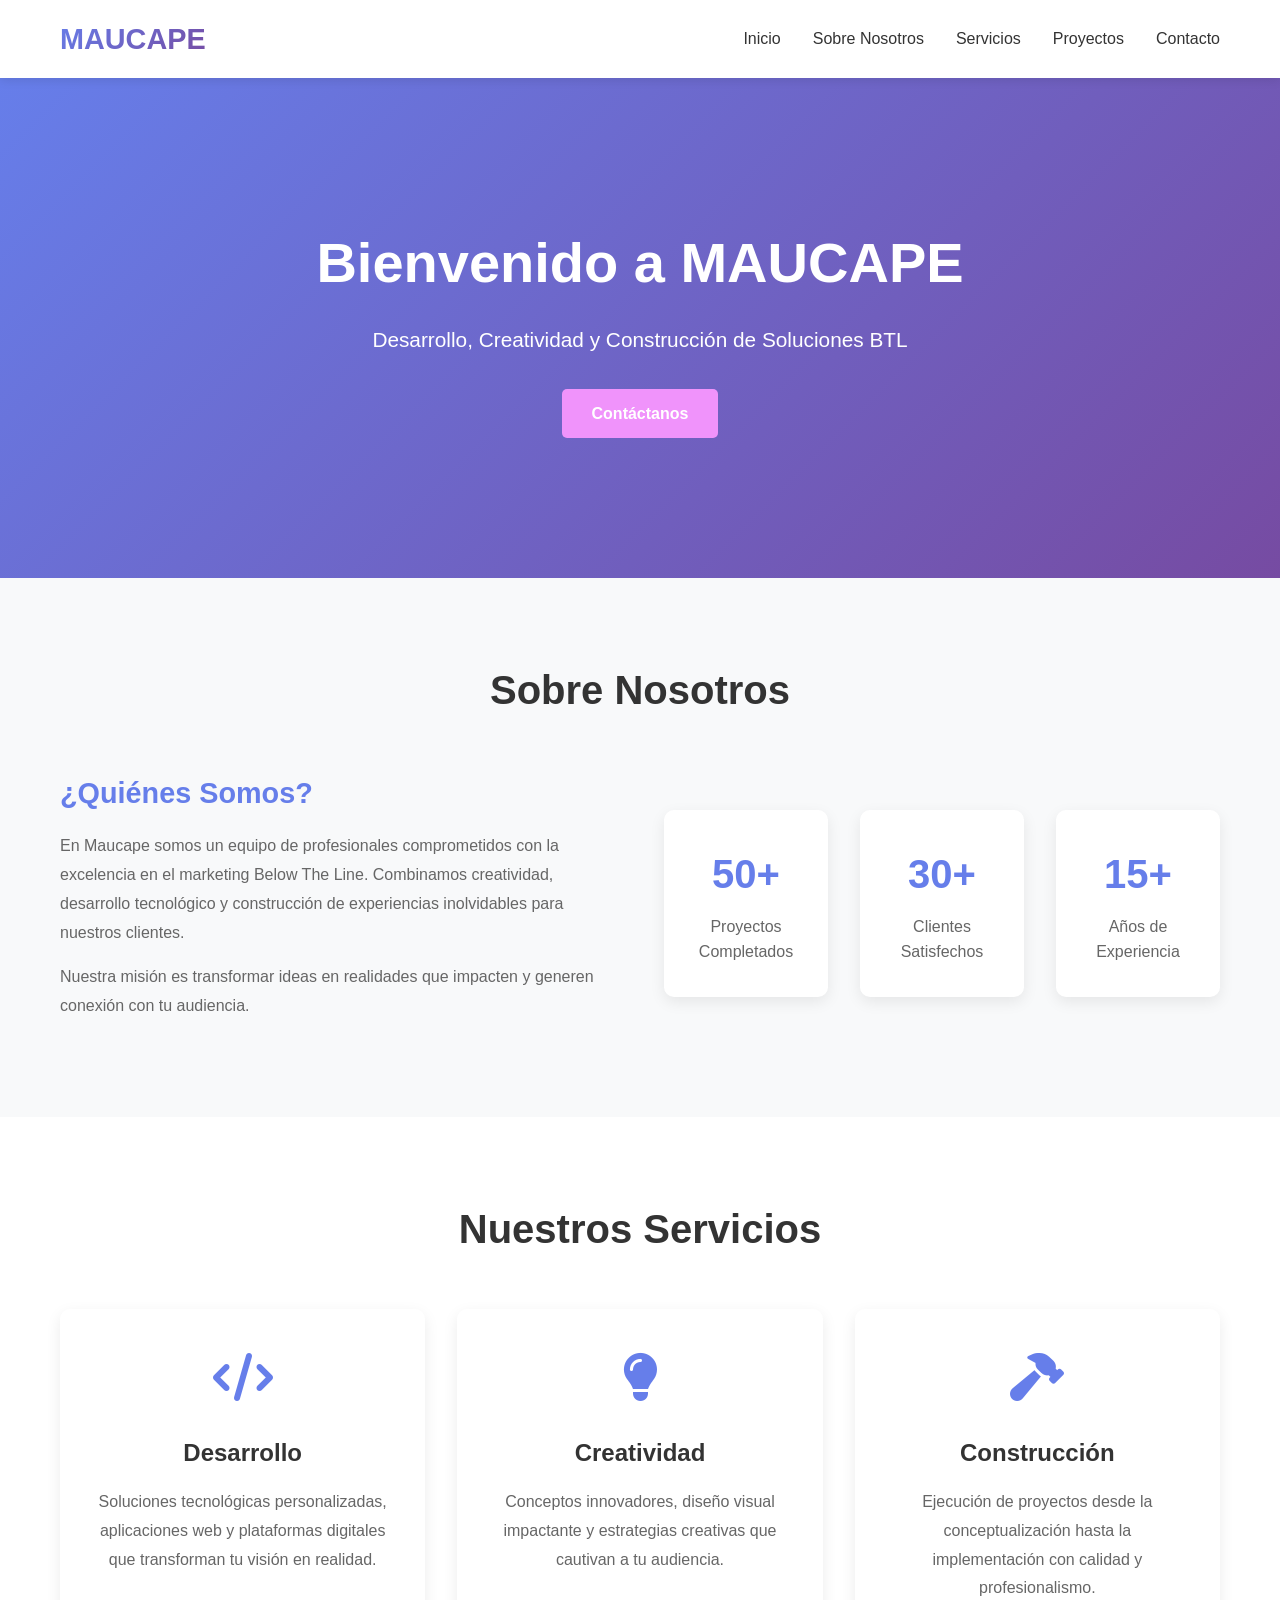
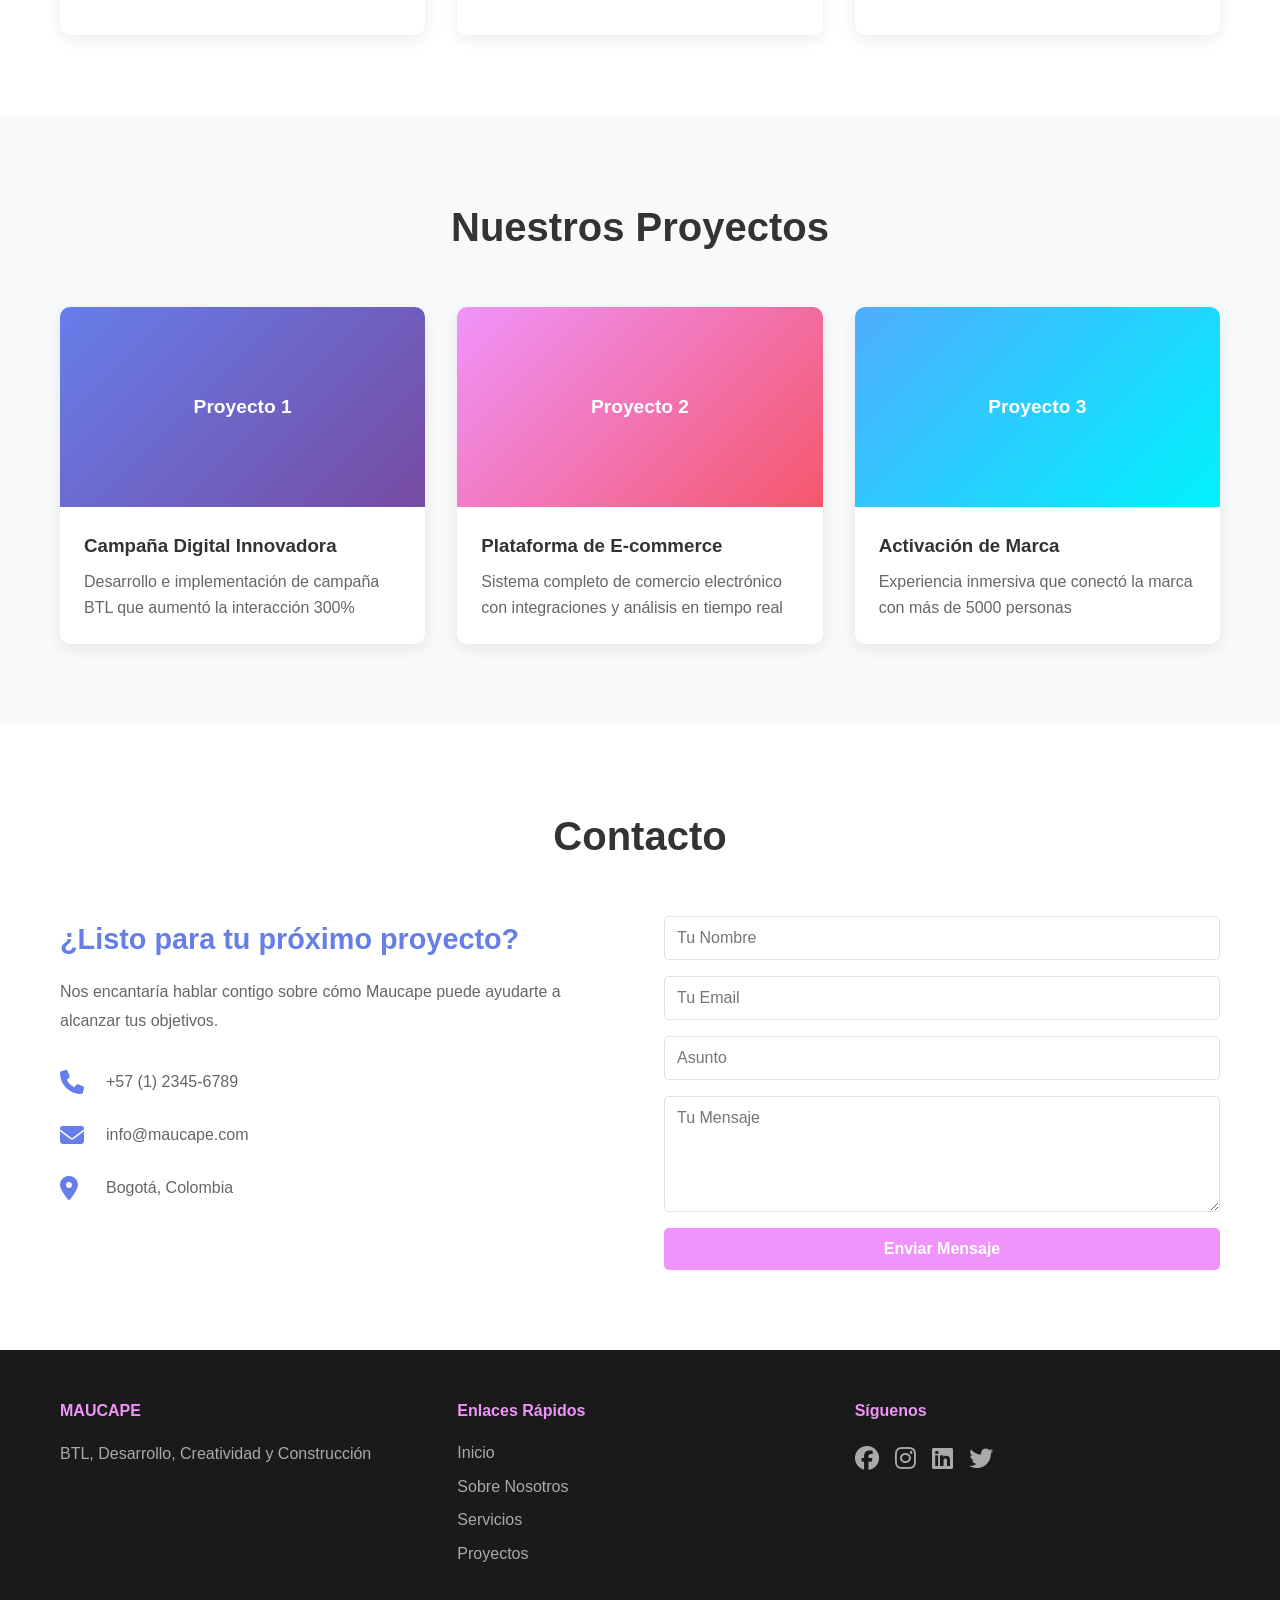
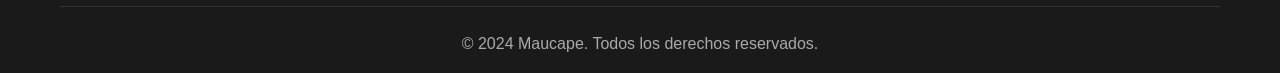
<file: index.html>
<!DOCTYPE html>
<html lang="es">
<head>
    <meta charset="UTF-8">
    <meta name="viewport" content="width=device-width, initial-scale=1.0">
    <title>Maucape - BTL, Desarrollo, Creatividad y Construcción</title>
    <link rel="stylesheet" href="css/styles.css">
    <link rel="stylesheet" href="https://cdnjs.cloudflare.com/ajax/libs/font-awesome/6.4.0/css/all.min.css">
</head>
<body>
    <!-- Navegación -->
    <nav class="navbar">
        <div class="container">
            <div class="nav-wrapper">
                <div class="logo">
                    <h1>MAUCAPE</h1>
                </div>
                <ul class="nav-menu">
                    <li><a href="#inicio">Inicio</a></li>
                    <li><a href="#nosotros">Sobre Nosotros</a></li>
                    <li><a href="#servicios">Servicios</a></li>
                    <li><a href="#proyectos">Proyectos</a></li>
                    <li><a href="#contacto">Contacto</a></li>
                </ul>
                <div class="hamburger">
                    <span></span>
                    <span></span>
                    <span></span>
                </div>
            </div>
        </div>
    </nav>

    <!-- Hero Section -->
    <section id="inicio" class="hero">
        <div class="hero-content">
            <h1>Bienvenido a MAUCAPE</h1>
            <p>Desarrollo, Creatividad y Construcción de Soluciones BTL</p>
            <a href="#contacto" class="btn btn-primary">Contáctanos</a>
        </div>
    </section>

    <!-- Sobre Nosotros -->
    <section id="nosotros" class="about">
        <div class="container">
            <h2>Sobre Nosotros</h2>
            <div class="about-content">
                <div class="about-text">
                    <h3>¿Quiénes Somos?</h3>
                    <p>En Maucape somos un equipo de profesionales comprometidos con la excelencia en el marketing Below The Line. Combinamos creatividad, desarrollo tecnológico y construcción de experiencias inolvidables para nuestros clientes.</p>
                    <p>Nuestra misión es transformar ideas en realidades que impacten y generen conexión con tu audiencia.</p>
                </div>
                <div class="about-stats">
                    <div class="stat">
                        <h4>50+</h4>
                        <p>Proyectos Completados</p>
                    </div>
                    <div class="stat">
                        <h4>30+</h4>
                        <p>Clientes Satisfechos</p>
                    </div>
                    <div class="stat">
                        <h4>15+</h4>
                        <p>Años de Experiencia</p>
                    </div>
                </div>
            </div>
        </div>
    </section>

    <!-- Servicios -->
    <section id="servicios" class="services">
        <div class="container">
            <h2>Nuestros Servicios</h2>
            <div class="services-grid">
                <div class="service-card">
                    <div class="service-icon">
                        <i class="fas fa-code"></i>
                    </div>
                    <h3>Desarrollo</h3>
                    <p>Soluciones tecnológicas personalizadas, aplicaciones web y plataformas digitales que transforman tu visión en realidad.</p>
                </div>
                <div class="service-card">
                    <div class="service-icon">
                        <i class="fas fa-lightbulb"></i>
                    </div>
                    <h3>Creatividad</h3>
                    <p>Conceptos innovadores, diseño visual impactante y estrategias creativas que cautivan a tu audiencia.</p>
                </div>
                <div class="service-card">
                    <div class="service-icon">
                        <i class="fas fa-hammer"></i>
                    </div>
                    <h3>Construcción</h3>
                    <p>Ejecución de proyectos desde la conceptualización hasta la implementación con calidad y profesionalismo.</p>
                </div>
            </div>
        </div>
    </section>

    <!-- Proyectos -->
    <section id="proyectos" class="projects">
        <div class="container">
            <h2>Nuestros Proyectos</h2>
            <div class="projects-grid">
                <div class="project-card">
                    <div class="project-image" style="background: linear-gradient(135deg, #667eea 0%, #764ba2 100%);">
                        <span>Proyecto 1</span>
                    </div>
                    <div class="project-info">
                        <h3>Campaña Digital Innovadora</h3>
                        <p>Desarrollo e implementación de campaña BTL que aumentó la interacción 300%</p>
                    </div>
                </div>
                <div class="project-card">
                    <div class="project-image" style="background: linear-gradient(135deg, #f093fb 0%, #f5576c 100%);">
                        <span>Proyecto 2</span>
                    </div>
                    <div class="project-info">
                        <h3>Plataforma de E-commerce</h3>
                        <p>Sistema completo de comercio electrónico con integraciones y análisis en tiempo real</p>
                    </div>
                </div>
                <div class="project-card">
                    <div class="project-image" style="background: linear-gradient(135deg, #4facfe 0%, #00f2fe 100%);">
                        <span>Proyecto 3</span>
                    </div>
                    <div class="project-info">
                        <h3>Activación de Marca</h3>
                        <p>Experiencia inmersiva que conectó la marca con más de 5000 personas</p>
                    </div>
                </div>
            </div>
        </div>
    </section>

    <!-- Contacto -->
    <section id="contacto" class="contact">
        <div class="container">
            <h2>Contacto</h2>
            <div class="contact-wrapper">
                <div class="contact-info">
                    <h3>¿Listo para tu próximo proyecto?</h3>
                    <p>Nos encantaría hablar contigo sobre cómo Maucape puede ayudarte a alcanzar tus objetivos.</p>
                    <div class="contact-details">
                        <div class="detail">
                            <i class="fas fa-phone"></i>
                            <p>+57 (1) 2345-6789</p>
                        </div>
                        <div class="detail">
                            <i class="fas fa-envelope"></i>
                            <p>info@maucape.com</p>
                        </div>
                        <div class="detail">
                            <i class="fas fa-map-marker-alt"></i>
                            <p>Bogotá, Colombia</p>
                        </div>
                    </div>
                </div>
                <form class="contact-form" id="contactForm">
                    <input type="text" placeholder="Tu Nombre" required>
                    <input type="email" placeholder="Tu Email" required>
                    <input type="text" placeholder="Asunto">
                    <textarea placeholder="Tu Mensaje" rows="5" required></textarea>
                    <button type="submit" class="btn btn-primary">Enviar Mensaje</button>
                </form>
            </div>
        </div>
    </section>

    <!-- Footer -->
    <footer class="footer">
        <div class="container">
            <div class="footer-content">
                <div class="footer-section">
                    <h4>MAUCAPE</h4>
                    <p>BTL, Desarrollo, Creatividad y Construcción</p>
                </div>
                <div class="footer-section">
                    <h4>Enlaces Rápidos</h4>
                    <ul>
                        <li><a href="#inicio">Inicio</a></li>
                        <li><a href="#nosotros">Sobre Nosotros</a></li>
                        <li><a href="#servicios">Servicios</a></li>
                        <li><a href="#proyectos">Proyectos</a></li>
                    </ul>
                </div>
                <div class="footer-section">
                    <h4>Síguenos</h4>
                    <div class="social-links">
                        <a href="#"><i class="fab fa-facebook"></i></a>
                        <a href="#"><i class="fab fa-instagram"></i></a>
                        <a href="#"><i class="fab fa-linkedin"></i></a>
                        <a href="#"><i class="fab fa-twitter"></i></a>
                    </div>
                </div>
            </div>
            <div class="footer-bottom">
                <p>&copy; 2024 Maucape. Todos los derechos reservados.</p>
            </div>
        </div>
    </footer>

    <script src="js/script.js"></script>
</body>
</html>
</file>
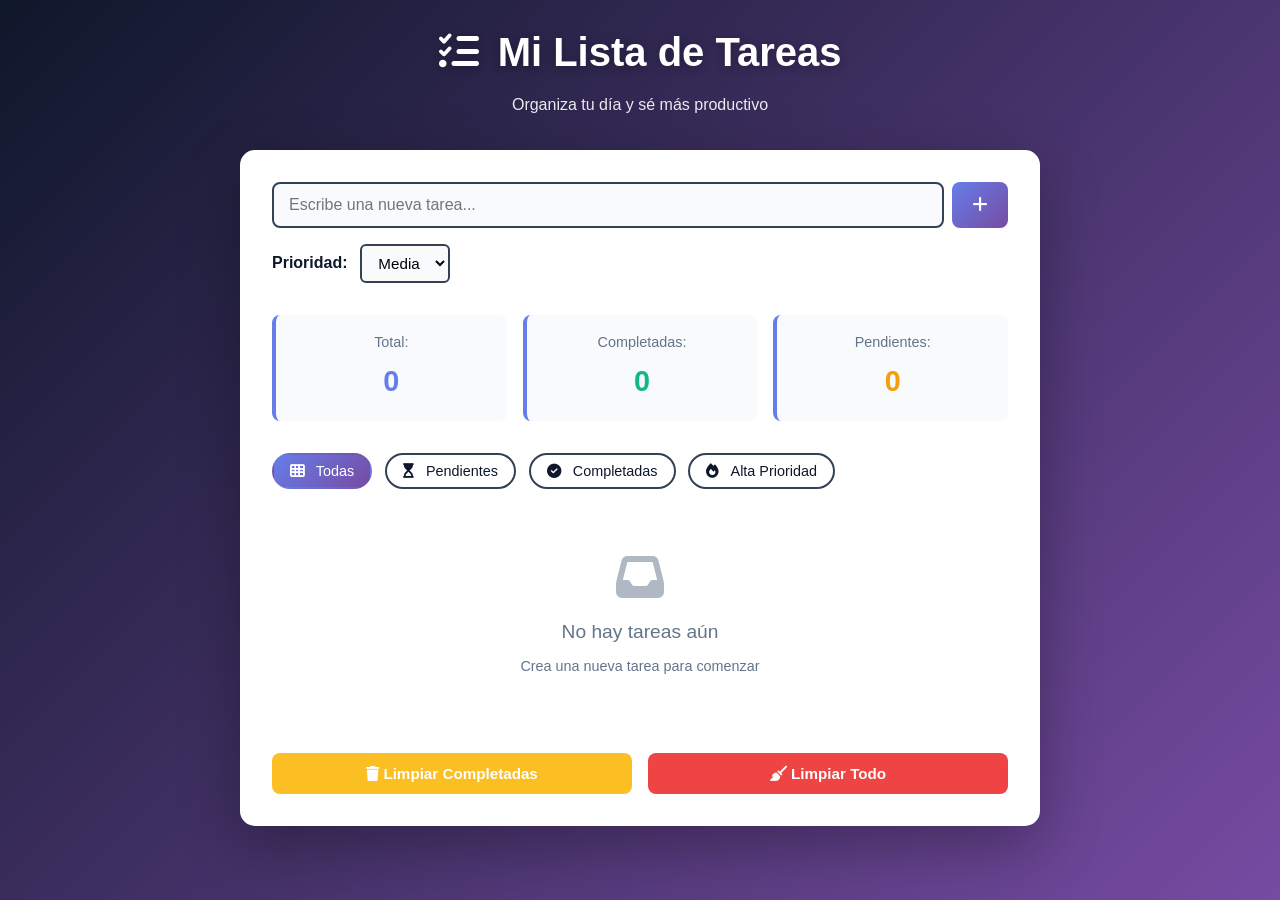
<file: todo/index.html>
<!DOCTYPE html>
<html lang="es">
<head>
    <meta charset="UTF-8">
    <meta name="viewport" content="width=device-width, initial-scale=1.0">
    <title>Mi Lista de Tareas - To-Do App</title>
    <link rel="stylesheet" href="https://cdnjs.cloudflare.com/ajax/libs/font-awesome/6.4.0/css/all.min.css">
    <link rel="stylesheet" href="styles.css">
</head>
<body>
    <div class="container">
        <!-- Header -->
        <header class="header">
            <h1><i class="fas fa-tasks"></i> Mi Lista de Tareas</h1>
            <p>Organiza tu día y sé más productivo</p>
        </header>

        <!-- Main Content -->
        <main class="main-content">
            <!-- Input Section -->
            <div class="input-section">
                <div class="input-wrapper">
                    <input 
                        type="text" 
                        id="todoInput" 
                        class="todo-input" 
                        placeholder="Escribe una nueva tarea..."
                        autocomplete="off"
                    >
                    <button id="addBtn" class="add-btn">
                        <i class="fas fa-plus"></i>
                    </button>
                </div>
                <div class="priority-selector">
                    <label for="prioritySelect">Prioridad:</label>
                    <select id="prioritySelect" class="priority-select">
                        <option value="low">Baja</option>
                        <option value="medium" selected>Media</option>
                        <option value="high">Alta</option>
                    </select>
                </div>
            </div>

            <!-- Stats Section -->
            <div class="stats-section">
                <div class="stat">
                    <span class="stat-label">Total:</span>
                    <span class="stat-value" id="totalCount">0</span>
                </div>
                <div class="stat">
                    <span class="stat-label">Completadas:</span>
                    <span class="stat-value completed" id="completedCount">0</span>
                </div>
                <div class="stat">
                    <span class="stat-label">Pendientes:</span>
                    <span class="stat-value pending" id="pendingCount">0</span>
                </div>
            </div>

            <!-- Filter Buttons -->
            <div class="filter-buttons">
                <button class="filter-btn active" data-filter="all">
                    <i class="fas fa-th"></i> Todas
                </button>
                <button class="filter-btn" data-filter="pending">
                    <i class="fas fa-hourglass-start"></i> Pendientes
                </button>
                <button class="filter-btn" data-filter="completed">
                    <i class="fas fa-check-circle"></i> Completadas
                </button>
                <button class="filter-btn" data-filter="high">
                    <i class="fas fa-fire"></i> Alta Prioridad
                </button>
            </div>

            <!-- Todo List -->
            <div class="todo-list-wrapper">
                <ul class="todo-list" id="todoList">
                    <!-- Tareas se añadirán aquí dinámicamente -->
                </ul>
                <div class="empty-state" id="emptyState">
                    <i class="fas fa-inbox"></i>
                    <p>No hay tareas aún</p>
                    <small>Crea una nueva tarea para comenzar</small>
                </div>
            </div>

            <!-- Action Buttons -->
            <div class="action-buttons">
                <button id="clearCompletedBtn" class="action-btn clear-btn">
                    <i class="fas fa-trash"></i> Limpiar Completadas
                </button>
                <button id="clearAllBtn" class="action-btn delete-btn">
                    <i class="fas fa-broom"></i> Limpiar Todo
                </button>
            </div>
        </main>
    </div>

    <!-- Modal de Confirmación -->
    <div class="modal" id="confirmModal">
        <div class="modal-content">
            <h2>¿Estás seguro?</h2>
            <p id="modalMessage">Esta acción no se puede deshacer.</p>
            <div class="modal-buttons">
                <button class="modal-btn cancel-btn" id="cancelBtn">Cancelar</button>
                <button class="modal-btn confirm-btn" id="confirmBtn">Confirmar</button>
            </div>
        </div>
    </div>

    <!-- Toast Notification -->
    <div class="toast" id="toast"></div>

    <script src="script.js"></script>
</body>
</html>
</file>
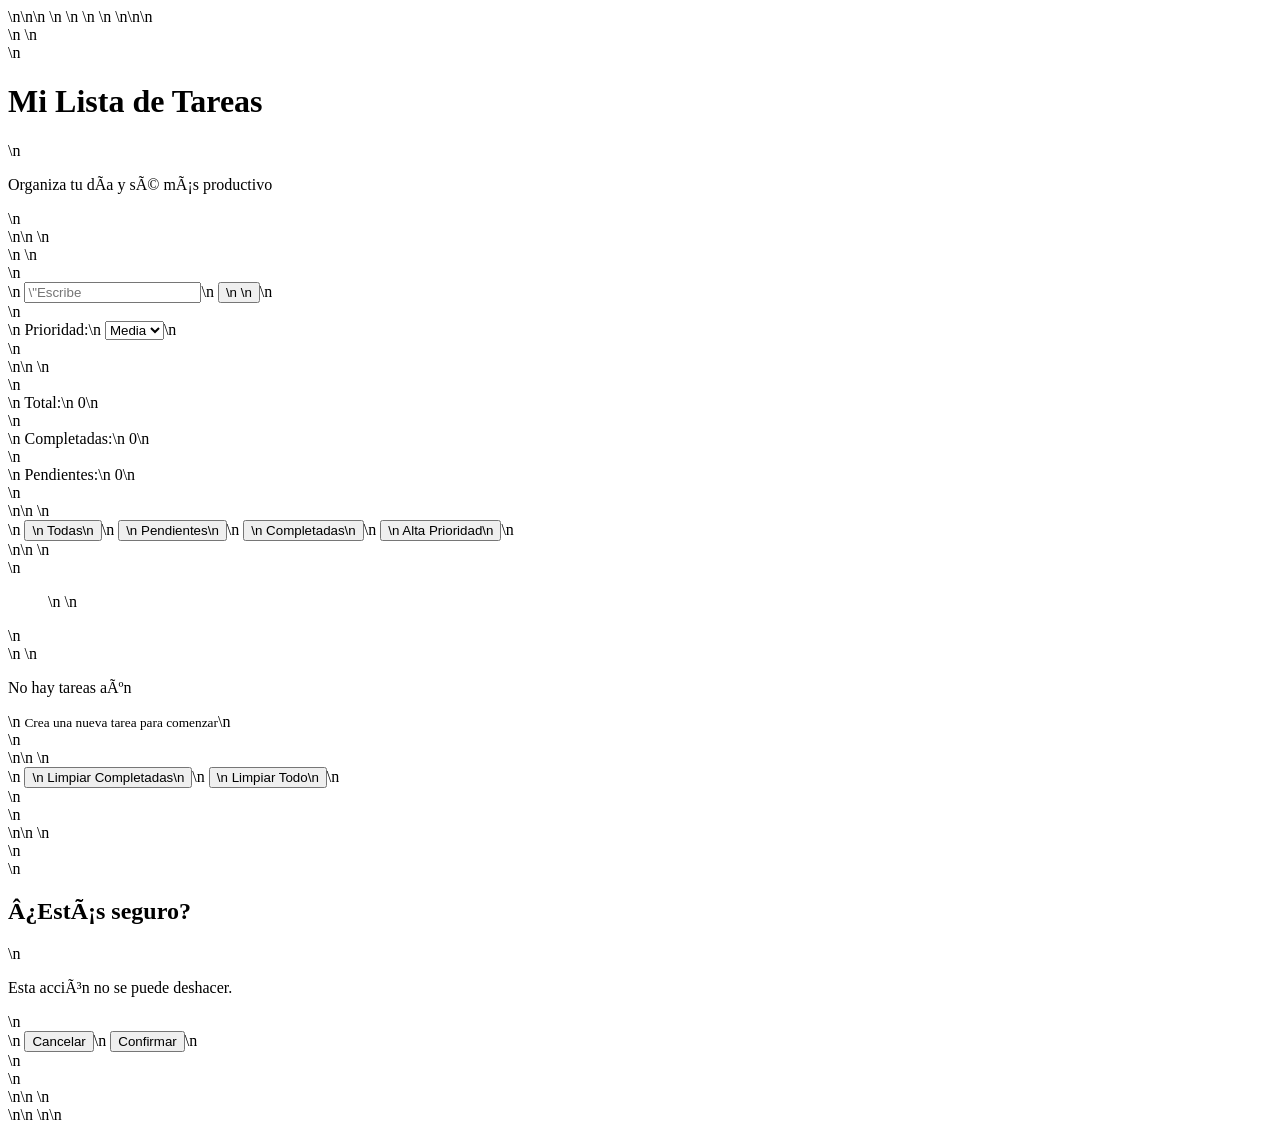
<file: todo-preview.html>
<!DOCTYPE html>\n<html lang=\"es\">\n<head>\n    <meta charset=\"UTF-8\">\n    <meta name=\"viewport\" content=\"width=device-width, initial-scale=1.0\">\n    <title>Mi Lista de Tareas - To-Do App Preview</title>\n    <link rel=\"stylesheet\" href=\"https://cdnjs.cloudflare.com/ajax/libs/font-awesome/6.4.0/css/all.min.css\">\n    <style>\n* {\n    margin: 0;\n    padding: 0;\n    box-sizing: border-box;\n}\n\n:root {\n    --primary-color: #667eea;\n    --secondary-color: #764ba2;\n    --accent-color: #f093fb;\n    --success-color: #10b981;\n    --warning-color: #f59e0b;\n    --danger-color: #ef4444;\n    --dark-bg: #0f172a;\n    --card-bg: #1e293b;\n    --light-bg: #f8fafc;\n    --border-color: #334155;\n    --text-dark: #0f172a;\n    --text-light: #64748b;\n}\n\nbody {\n    font-family: 'Segoe UI', Tahoma, Geneva, Verdana, sans-serif;\n    background: linear-gradient(135deg, var(--dark-bg) 0%, var(--secondary-color) 100%);\n    color: var(--text-dark);\n    min-height: 100vh;\n    padding: 20px;\n    line-height: 1.6;\n}\n\n.container {\n    max-width: 800px;\n    margin: 0 auto;\n}\n\n/* Header */\n.header {\n    text-align: center;\n    color: white;\n    margin-bottom: 2rem;\n    animation: slideDown 0.6s ease;\n}\n\n.header h1 {\n    font-size: 2.5rem;\n    margin-bottom: 0.5rem;\n    text-shadow: 0 2px 10px rgba(0, 0, 0, 0.3);\n}\n\n.header p {\n    font-size: 1rem;\n    opacity: 0.9;\n}\n\n.header i {\n    margin-right: 0.5rem;\n}\n\n/* Main Content */\n.main-content {\n    background: white;\n    border-radius: 15px;\n    padding: 2rem;\n    box-shadow: 0 20px 60px rgba(0, 0, 0, 0.3);\n    animation: slideUp 0.6s ease;\n}\n\n/* Input Section */\n.input-section {\n    margin-bottom: 2rem;\n}\n\n.input-wrapper {\n    display: flex;\n    gap: 0.5rem;\n    margin-bottom: 1rem;\n}\n\n.todo-input {\n    flex: 1;\n    padding: 12px 15px;\n    border: 2px solid var(--border-color);\n    border-radius: 8px;\n    font-size: 1rem;\n    transition: all 0.3s ease;\n    background: var(--light-bg);\n}\n\n.todo-input:focus {\n    outline: none;\n    border-color: var(--primary-color);\n    background: white;\n    box-shadow: 0 0 0 3px rgba(102, 126, 234, 0.1);\n}\n\n.add-btn {\n    padding: 12px 20px;\n    background: linear-gradient(135deg, var(--primary-color), var(--secondary-color));\n    color: white;\n    border: none;\n    border-radius: 8px;\n    cursor: pointer;\n    font-size: 1.1rem;\n    transition: all 0.3s ease;\n    font-weight: 600;\n}\n\n.add-btn:hover {\n    transform: translateY(-2px);\n    box-shadow: 0 10px 20px rgba(102, 126, 234, 0.3);\n}\n\n.add-btn:active {\n    transform: translateY(0);\n}\n\n.priority-selector {\n    display: flex;\n    align-items: center;\n    gap: 0.8rem;\n}\n\n.priority-selector label {\n    font-weight: 600;\n    color: var(--text-dark);\n}\n\n.priority-select {\n    padding: 8px 12px;\n    border: 2px solid var(--border-color);\n    border-radius: 6px;\n    background: var(--light-bg);\n    cursor: pointer;\n    transition: all 0.3s ease;\n    font-size: 0.95rem;\n}\n\n.priority-select:focus {\n    outline: none;\n    border-color: var(--primary-color);\n}\n\n/* Stats Section */\n.stats-section {\n    display: grid;\n    grid-template-columns: repeat(3, 1fr);\n    gap: 1rem;\n    margin-bottom: 2rem;\n}\n\n.stat {\n    background: var(--light-bg);\n    padding: 1rem;\n    border-radius: 8px;\n    text-align: center;\n    border-left: 4px solid var(--primary-color);\n}\n\n.stat-label {\n    display: block;\n    font-size: 0.9rem;\n    color: var(--text-light);\n    margin-bottom: 0.3rem;\n}\n\n.stat-value {\n    display: block;\n    font-size: 1.8rem;\n    font-weight: bold;\n    color: var(--primary-color);\n}\n\n.stat-value.completed {\n    color: var(--success-color);\n}\n\n.stat-value.pending {\n    color: var(--warning-color);\n}\n\n/* Filter Buttons */\n.filter-buttons {\n    display: flex;\n    gap: 0.8rem;\n    margin-bottom: 2rem;\n    flex-wrap: wrap;\n}\n\n.filter-btn {\n    padding: 8px 16px;\n    border: 2px solid var(--border-color);\n    background: white;\n    border-radius: 20px;\n    cursor: pointer;\n    transition: all 0.3s ease;\n    font-size: 0.9rem;\n    font-weight: 500;\n    color: var(--text-dark);\n}\n\n.filter-btn:hover {\n    border-color: var(--primary-color);\n    color: var(--primary-color);\n}\n\n.filter-btn.active {\n    background: linear-gradient(135deg, var(--primary-color), var(--secondary-color));\n    color: white;\n    border-color: transparent;\n}\n\n.filter-btn i {\n    margin-right: 0.5rem;\n}\n\n/* Todo List */\n.todo-list-wrapper {\n    min-height: 200px;\n    margin-bottom: 2rem;\n    position: relative;\n}\n\n.todo-list {\n    list-style: none;\n    animation: fadeIn 0.3s ease;\n}\n\n.todo-item {\n    display: flex;\n    align-items: center;\n    gap: 1rem;\n    padding: 1rem;\n    background: var(--light-bg);\n    border-radius: 8px;\n    margin-bottom: 0.8rem;\n    transition: all 0.3s ease;\n    border-left: 4px solid var(--border-color);\n    animation: slideInLeft 0.3s ease;\n}\n\n.todo-item:hover {\n    background: #f1f5f9;\n    transform: translateX(5px);\n}\n\n.todo-item.completed {\n    opacity: 0.7;\n}\n\n.todo-item.completed .todo-text {\n    text-decoration: line-through;\n    color: var(--text-light);\n}\n\n/* Priority Styles */\n.todo-item.priority-high {\n    border-left-color: var(--danger-color);\n    background: rgba(239, 68, 68, 0.05);\n}\n\n.todo-item.priority-medium {\n    border-left-color: var(--warning-color);\n    background: rgba(245, 158, 11, 0.05);\n}\n\n.todo-item.priority-low {\n    border-left-color: var(--success-color);\n    background: rgba(16, 185, 129, 0.05);\n}\n\n.checkbox {\n    width: 24px;\n    height: 24px;\n    cursor: pointer;\n    accent-color: var(--primary-color);\n    flex-shrink: 0;\n}\n\n.todo-content {\n    flex: 1;\n}\n\n.todo-text {\n    display: block;\n    font-size: 1rem;\n    color: var(--text-dark);\n    word-break: break-word;\n}\n\n.todo-priority {\n    display: inline-block;\n    font-size: 0.75rem;\n    font-weight: 600;\n    padding: 3px 8px;\n    border-radius: 4px;\n    margin-top: 0.3rem;\n}\n\n.todo-priority.high {\n    background: rgba(239, 68, 68, 0.2);\n    color: var(--danger-color);\n}\n\n.todo-priority.medium {\n    background: rgba(245, 158, 11, 0.2);\n    color: var(--warning-color);\n}\n\n.todo-priority.low {\n    background: rgba(16, 185, 129, 0.2);\n    color: var(--success-color);\n}\n\n.todo-time {\n    font-size: 0.8rem;\n    color: var(--text-light);\n    margin-top: 0.3rem;\n}\n\n.todo-actions {\n    display: flex;\n    gap: 0.5rem;\n    flex-shrink: 0;\n}\n\n.todo-btn {\n    width: 36px;\n    height: 36px;\n    border: none;\n    border-radius: 6px;\n    cursor: pointer;\n    transition: all 0.3s ease;\n    font-size: 1rem;\n    display: flex;\n    align-items: center;\n    justify-content: center;\n}\n\n.edit-btn {\n    background: var(--primary-color);\n    color: white;\n}\n\n.edit-btn:hover {\n    background: var(--secondary-color);\n    transform: scale(1.1);\n}\n\n.delete-btn {\n    background: var(--danger-color);\n    color: white;\n}\n\n.delete-btn:hover {\n    background: #dc2626;\n    transform: scale(1.1);\n}\n\n/* Empty State */\n.empty-state {\n    text-align: center;\n    padding: 2rem;\n    color: var(--text-light);\n    display: none;\n}\n\n.empty-state.show {\n    display: block;\n    animation: fadeIn 0.3s ease;\n}\n\n.empty-state i {\n    font-size: 3rem;\n    margin-bottom: 1rem;\n    opacity: 0.5;\n}\n\n.empty-state p {\n    font-size: 1.2rem;\n    margin-bottom: 0.5rem;\n}\n\n.empty-state small {\n    display: block;\n    font-size: 0.9rem;\n}\n\n/* Action Buttons */\n.action-buttons {\n    display: flex;\n    gap: 1rem;\n    flex-wrap: wrap;\n}\n\n.action-btn {\n    flex: 1;\n    padding: 12px 20px;\n    border: none;\n    border-radius: 8px;\n    cursor: pointer;\n    font-size: 0.95rem;\n    font-weight: 600;\n    transition: all 0.3s ease;\n    min-width: 150px;\n}\n\n.clear-btn {\n    background: #fbbf24;\n    color: white;\n}\n\n.clear-btn:hover {\n    background: #f59e0b;\n    transform: translateY(-2px);\n    box-shadow: 0 10px 20px rgba(245, 158, 11, 0.3);\n}\n\n.action-btn.delete-btn {\n    background: var(--danger-color);\n    color: white;\n}\n\n.action-btn.delete-btn:hover {\n    background: #dc2626;\n    transform: translateY(-2px);\n    box-shadow: 0 10px 20px rgba(239, 68, 68, 0.3);\n}\n\n/* Modal */\n.modal {\n    display: none;\n    position: fixed;\n    top: 0;\n    left: 0;\n    right: 0;\n    bottom: 0;\n    background: rgba(0, 0, 0, 0.5);\n    z-index: 1000;\n    animation: fadeIn 0.3s ease;\n}\n\n.modal.show {\n    display: flex;\n    align-items: center;\n    justify-content: center;\n}\n\n.modal-content {\n    background: white;\n    padding: 2rem;\n    border-radius: 12px;\n    max-width: 400px;\n    width: 90%;\n    text-align: center;\n    animation: slideUp 0.3s ease;\n}\n\n.modal-content h2 {\n    margin-bottom: 1rem;\n    color: var(--text-dark);\n}\n\n.modal-content p {\n    color: var(--text-light);\n    margin-bottom: 1.5rem;\n}\n\n.modal-buttons {\n    display: flex;\n    gap: 1rem;\n}\n\n.modal-btn {\n    flex: 1;\n    padding: 10px 20px;\n    border: none;\n    border-radius: 6px;\n    cursor: pointer;\n    font-weight: 600;\n    transition: all 0.3s ease;\n}\n\n.cancel-btn {\n    background: var(--border-color);\n    color: white;\n}\n\n.cancel-btn:hover {\n    background: #475569;\n}\n\n.confirm-btn {\n    background: var(--danger-color);\n    color: white;\n}\n\n.confirm-btn:hover {\n    background: #dc2626;\n}\n\n/* Toast Notification */\n.toast {\n    position: fixed;\n    bottom: 20px;\n    right: 20px;\n    background: white;\n    padding: 1rem 1.5rem;\n    border-radius: 8px;\n    box-shadow: 0 10px 30px rgba(0, 0, 0, 0.2);\n    z-index: 2000;\n    display: none;\n    animation: slideInRight 0.3s ease;\n    max-width: 300px;\n}\n\n.toast.show {\n    display: block;\n}\n\n.toast.success {\n    border-left: 4px solid var(--success-color);\n    color: var(--success-color);\n}\n\n.toast.error {\n    border-left: 4px solid var(--danger-color);\n    color: var(--danger-color);\n}\n\n.toast.info {\n    border-left: 4px solid var(--primary-color);\n    color: var(--primary-color);\n}\n\n/* Animations */\n@keyframes slideDown {\n    from {\n        opacity: 0;\n        transform: translateY(-30px);\n    }\n    to {\n        opacity: 1;\n        transform: translateY(0);\n    }\n}\n\n@keyframes slideUp {\n    from {\n        opacity: 0;\n        transform: translateY(30px);\n    }\n    to {\n        opacity: 1;\n        transform: translateY(0);\n    }\n}\n\n@keyframes slideInLeft {\n    from {\n        opacity: 0;\n        transform: translateX(-20px);\n    }\n    to {\n        opacity: 1;\n        transform: translateX(0);\n    }\n}\n\n@keyframes slideInRight {\n    from {\n        opacity: 0;\n        transform: translateX(20px);\n    }\n    to {\n        opacity: 1;\n        transform: translateX(0);\n    }\n}\n\n@keyframes fadeIn {\n    from {\n        opacity: 0;\n    }\n    to {\n        opacity: 1;\n    }\n}\n\n/* Responsive */\n@media (max-width: 768px) {\n    .header h1 {\n        font-size: 1.8rem;\n    }\n\n    .main-content {\n        padding: 1.5rem;\n    }\n\n    .stats-section {\n        grid-template-columns: 1fr;\n    }\n\n    .filter-buttons {\n        justify-content: center;\n    }\n\n    .todo-item {\n        flex-wrap: wrap;\n    }\n\n    .todo-actions {\n        width: 100%;\n        justify-content: flex-end;\n        margin-top: 0.5rem;\n    }\n\n    .action-buttons {\n        flex-direction: column;\n    }\n\n    .action-btn {\n        width: 100%;\n    }\n\n    .priority-selector {\n        flex-direction: column;\n        align-items: flex-start;\n    }\n}\n\n@media (max-width: 480px) {\n    body {\n        padding: 10px;\n    }\n\n    .header h1 {\n        font-size: 1.5rem;\n    }\n\n    .main-content {\n        padding: 1rem;\n    }\n\n    .input-wrapper {\n        flex-direction: column;\n    }\n\n    .add-btn {\n        width: 100%;\n    }\n\n    .todo-item {\n        padding: 0.8rem;\n    }\n\n    .filter-btn {\n        font-size: 0.8rem;\n        padding: 6px 12px;\n    }\n}\n    </style>\n</head>\n<body>\n    <div class=\"container\">\n        <!-- Header -->\n        <header class=\"header\">\n            <h1><i class=\"fas fa-tasks\"></i> Mi Lista de Tareas</h1>\n            <p>Organiza tu día y sé más productivo</p>\n        </header>\n\n        <!-- Main Content -->\n        <main class=\"main-content\">\n            <!-- Input Section -->\n            <div class=\"input-section\">\n                <div class=\"input-wrapper\">\n                    <input \n                        type=\"text\" \n                        id=\"todoInput\" \n                        class=\"todo-input\" \n                        placeholder=\"Escribe una nueva tarea...\"\n                        autocomplete=\"off\"\n                    >\n                    <button id=\"addBtn\" class=\"add-btn\">\n                        <i class=\"fas fa-plus\"></i>\n                    </button>\n                </div>\n                <div class=\"priority-selector\">\n                    <label for=\"prioritySelect\">Prioridad:</label>\n                    <select id=\"prioritySelect\" class=\"priority-select\">\n                        <option value=\"low\">Baja</option>\n                        <option value=\"medium\" selected>Media</option>\n                        <option value=\"high\">Alta</option>\n                    </select>\n                </div>\n            </div>\n\n            <!-- Stats Section -->\n            <div class=\"stats-section\">\n                <div class=\"stat\">\n                    <span class=\"stat-label\">Total:</span>\n                    <span class=\"stat-value\" id=\"totalCount\">0</span>\n                </div>\n                <div class=\"stat\">\n                    <span class=\"stat-label\">Completadas:</span>\n                    <span class=\"stat-value completed\" id=\"completedCount\">0</span>\n                </div>\n                <div class=\"stat\">\n                    <span class=\"stat-label\">Pendientes:</span>\n                    <span class=\"stat-value pending\" id=\"pendingCount\">0</span>\n                </div>\n            </div>\n\n            <!-- Filter Buttons -->\n            <div class=\"filter-buttons\">\n                <button class=\"filter-btn active\" data-filter=\"all\">\n                    <i class=\"fas fa-th\"></i> Todas\n                </button>\n                <button class=\"filter-btn\" data-filter=\"pending\">\n                    <i class=\"fas fa-hourglass-start\"></i> Pendientes\n                </button>\n                <button class=\"filter-btn\" data-filter=\"completed\">\n                    <i class=\"fas fa-check-circle\"></i> Completadas\n                </button>\n                <button class=\"filter-btn\" data-filter=\"high\">\n                    <i class=\"fas fa-fire\"></i> Alta Prioridad\n                </button>\n            </div>\n\n            <!-- Todo List -->\n            <div class=\"todo-list-wrapper\">\n                <ul class=\"todo-list\" id=\"todoList\">\n                    <!-- Tareas se añadirán aquí dinámicamente -->\n                </ul>\n                <div class=\"empty-state\" id=\"emptyState\">\n                    <i class=\"fas fa-inbox\"></i>\n                    <p>No hay tareas aún</p>\n                    <small>Crea una nueva tarea para comenzar</small>\n                </div>\n            </div>\n\n            <!-- Action Buttons -->\n            <div class=\"action-buttons\">\n                <button id=\"clearCompletedBtn\" class=\"action-btn clear-btn\">\n                    <i class=\"fas fa-trash\"></i> Limpiar Completadas\n                </button>\n                <button id=\"clearAllBtn\" class=\"action-btn delete-btn\">\n                    <i class=\"fas fa-broom\"></i> Limpiar Todo\n                </button>\n            </div>\n        </main>\n    </div>\n\n    <!-- Modal de Confirmación -->\n    <div class=\"modal\" id=\"confirmModal\">\n        <div class=\"modal-content\">\n            <h2>¿Estás seguro?</h2>\n            <p id=\"modalMessage\">Esta acción no se puede deshacer.</p>\n            <div class=\"modal-buttons\">\n                <button class=\"modal-btn cancel-btn\" id=\"cancelBtn\">Cancelar</button>\n                <button class=\"modal-btn confirm-btn\" id=\"confirmBtn\">Confirmar</button>\n            </div>\n        </div>\n    </div>\n\n    <!-- Toast Notification -->\n    <div class=\"toast\" id=\"toast\"></div>\n\n    <script>\n// Variables\nconst todoInput = document.getElementById('todoInput');\nconst addBtn = document.getElementById('addBtn');\nconst todoList = document.getElementById('todoList');\nconst emptyState = document.getElementById('emptyState');\nconst prioritySelect = document.getElementById('prioritySelect');\nconst clearCompletedBtn = document.getElementById('clearCompletedBtn');\nconst clearAllBtn = document.getElementById('clearAllBtn');\nconst filterButtons = document.querySelectorAll('.filter-btn');\nconst confirmModal = document.getElementById('confirmModal');\nconst cancelBtn = document.getElementById('cancelBtn');\nconst confirmBtn = document.getElementById('confirmBtn');\nconst modalMessage = document.getElementById('modalMessage');\nconst toast = document.getElementById('toast');\n\nconst STORAGE_KEY = 'todos';\nlet todos = [];\nlet currentFilter = 'all';\nlet modalAction = null;\n\n// Load todos from localStorage\nfunction loadTodos() {\n    const stored = localStorage.getItem(STORAGE_KEY);\n    if (stored) {\n        todos = JSON.parse(stored);\n    }\n    render();\n}\n\n// Save todos to localStorage\nfunction saveTodos() {\n    localStorage.setItem(STORAGE_KEY, JSON.stringify(todos));\n}\n\n// Generate unique ID\nfunction generateId() {\n    return Date.now() + Math.random();\n}\n\n// Format date\nfunction formatDate(timestamp) {\n    const date = new Date(timestamp);\n    const today = new Date();\n    const yesterday = new Date(today);\n    yesterday.setDate(yesterday.getDate() - 1);\n\n    if (date.toDateString() === today.toDateString()) {\n        return date.toLocaleTimeString('es-ES', { hour: '2-digit', minute: '2-digit' });\n    } else if (date.toDateString() === yesterday.toDateString()) {\n        return 'Ayer';\n    } else {\n        return date.toLocaleDateString('es-ES');\n    }\n}\n\n// Add todo\nfunction addTodo() {\n    const text = todoInput.value.trim();\n    \n    if (!text) {\n        showToast('Por favor ingresa una tarea', 'error');\n        return;\n    }\n\n    const newTodo = {\n        id: generateId(),\n        text: text,\n        completed: false,\n        priority: prioritySelect.value,\n        createdAt: Date.now()\n    };\n\n    todos.unshift(newTodo);\n    saveTodos();\n    todoInput.value = '';\n    prioritySelect.value = 'medium';\n    showToast('Tarea agregada', 'success');\n    render();\n}\n\n// Toggle todo completion\nfunction toggleTodo(id) {\n    const todo = todos.find(t => t.id === id);\n    if (todo) {\n        todo.completed = !todo.completed;\n        saveTodos();\n        render();\n    }\n}\n\n// Delete todo\nfunction deleteTodo(id) {\n    todos = todos.filter(t => t.id !== id);\n    saveTodos();\n    showToast('Tarea eliminada', 'info');\n    render();\n}\n\n// Edit todo\nfunction editTodo(id) {\n    const todo = todos.find(t => t.id === id);\n    if (todo) {\n        const newText = prompt('Editar tarea:', todo.text);\n        if (newText !== null && newText.trim()) {\n            todo.text = newText.trim();\n            saveTodos();\n            showToast('Tarea actualizada', 'success');\n            render();\n        }\n    }\n}\n\n// Filter todos\nfunction getFilteredTodos() {\n    switch (currentFilter) {\n        case 'pending':\n            return todos.filter(t => !t.completed);\n        case 'completed':\n            return todos.filter(t => t.completed);\n        case 'high':\n            return todos.filter(t => t.priority === 'high');\n        default:\n            return todos;\n    }\n}\n\n// Update stats\nfunction updateStats() {\n    const total = todos.length;\n    const completed = todos.filter(t => t.completed).length;\n    const pending = total - completed;\n\n    document.getElementById('totalCount').textContent = total;\n    document.getElementById('completedCount').textContent = completed;\n    document.getElementById('pendingCount').textContent = pending;\n}\n\n// Show/hide empty state\nfunction toggleEmptyState() {\n    const filtered = getFilteredTodos();\n    if (filtered.length === 0) {\n        emptyState.classList.add('show');\n        todoList.style.display = 'none';\n    } else {\n        emptyState.classList.remove('show');\n        todoList.style.display = 'block';\n    }\n}\n\n// Render todos\nfunction render() {\n    const filtered = getFilteredTodos();\n    todoList.innerHTML = '';\n\n    filtered.forEach(todo => {\n        const li = document.createElement('li');\n        li.className = `todo-item priority-${todo.priority} ${todo.completed ? 'completed' : ''}`;\n        \n        li.innerHTML = `\n            <input \n                type=\"checkbox\" \n                class=\"checkbox\" \n                ${todo.completed ? 'checked' : ''}\n                onchange=\"toggleTodo(${todo.id})\"\n            >\n            <div class=\"todo-content\">\n                <span class=\"todo-text\">${escapeHtml(todo.text)}</span>\n                <span class=\"todo-priority ${todo.priority}\">${getPriorityLabel(todo.priority)}</span>\n                <span class=\"todo-time\">${formatDate(todo.createdAt)}</span>\n            </div>\n            <div class=\"todo-actions\">\n                <button class=\"todo-btn edit-btn\" onclick=\"editTodo(${todo.id})\" title=\"Editar\">\n                    <i class=\"fas fa-edit\"></i>\n                </button>\n                <button class=\"todo-btn delete-btn\" onclick=\"deleteTodo(${todo.id})\" title=\"Eliminar\">\n                    <i class=\"fas fa-trash\"></i>\n                </button>\n            </div>\n        `;\n        \n        todoList.appendChild(li);\n    });\n\n    updateStats();\n    toggleEmptyState();\n}\n\n// Helper to escape HTML\nfunction escapeHtml(text) {\n    const map = {\n        '&': '&amp;',\n        '<': '&lt;',\n        '>': '&gt;',\n        '\"': '&quot;',\n        \"'\": '&#039;'\n    };\n    return text.replace(/[&<>\"']/g, m => map[m]);\n}\n\n// Get priority label\nfunction getPriorityLabel(priority) {\n    const labels = {\n        'high': '🔴 Alta',\n        'medium': '🟡 Media',\n        'low': '🟢 Baja'\n    };\n    return labels[priority] || priority;\n}\n\n// Show toast notification\nfunction showToast(message, type = 'info') {\n    toast.textContent = message;\n    toast.className = `toast show ${type}`;\n    \n    setTimeout(() => {\n        toast.classList.remove('show');\n    }, 3000);\n}\n\n// Show confirmation modal\nfunction showConfirmModal(message, action) {\n    modalMessage.textContent = message;\n    modalAction = action;\n    confirmModal.classList.add('show');\n}\n\n// Hide confirmation modal\nfunction hideConfirmModal() {\n    confirmModal.classList.remove('show');\n    modalAction = null;\n}\n\n// Clear completed todos\nfunction clearCompleted() {\n    const completed = todos.filter(t => t.completed).length;\n    if (completed === 0) {\n        showToast('No hay tareas completadas', 'info');\n        return;\n    }\n    showConfirmModal(`¿Eliminar ${completed} tarea(s) completada(s)?`, 'clearCompleted');\n}\n\n// Clear all todos\nfunction clearAll() {\n    if (todos.length === 0) {\n        showToast('No hay tareas para eliminar', 'info');\n        return;\n    }\n    showConfirmModal(`¿Eliminar todas las ${todos.length} tarea(s)?`, 'clearAll');\n}\n\n// Execute modal action\nfunction executeModalAction() {\n    if (modalAction === 'clearCompleted') {\n        todos = todos.filter(t => !t.completed);\n        showToast('Tareas completadas eliminadas', 'success');\n    } else if (modalAction === 'clearAll') {\n        todos = [];\n        showToast('Todas las tareas eliminadas', 'success');\n    }\n    saveTodos();\n    hideConfirmModal();\n    render();\n}\n\n// Event Listeners\naddBtn.addEventListener('click', addTodo);\ntodoInput.addEventListener('keypress', (e) => {\n    if (e.key === 'Enter') addTodo();\n});\n\nclearCompletedBtn.addEventListener('click', clearCompleted);\nclearAllBtn.addEventListener('click', clearAll);\n\ncancelBtn.addEventListener('click', hideConfirmModal);\nconfirmBtn.addEventListener('click', executeModalAction);\n\n// Filter buttons\nfilterButtons.forEach(btn => {\n    btn.addEventListener('click', () => {\n        filterButtons.forEach(b => b.classList.remove('active'));\n        btn.classList.add('active');\n        currentFilter = btn.dataset.filter;\n        render();\n    });\n});\n\n// Close modal on outside click\nconfirmModal.addEventListener('click', (e) => {\n    if (e.target === confirmModal) {\n        hideConfirmModal();\n    }\n});\n\n// Initialize\nloadTodos();\n    </script>\n</body>\n</html>
</file>
<file: css/styles.css>
* {
    margin: 0;
    padding: 0;
    box-sizing: border-box;
}

:root {
    --primary-color: #667eea;
    --secondary-color: #764ba2;
    --accent-color: #f093fb;
    --dark-bg: #1a1a1a;
    --light-bg: #f8f9fa;
    --text-dark: #333;
    --text-light: #666;
    --border-color: #e0e0e0;
}

body {
    font-family: 'Segoe UI', Tahoma, Geneva, Verdana, sans-serif;
    line-height: 1.6;
    color: var(--text-dark);
}

.container {
    max-width: 1200px;
    margin: 0 auto;
    padding: 0 20px;
}

/* Navegación */
.navbar {
    background: white;
    box-shadow: 0 2px 10px rgba(0, 0, 0, 0.1);
    position: sticky;
    top: 0;
    z-index: 100;
}

.nav-wrapper {
    display: flex;
    justify-content: space-between;
    align-items: center;
    padding: 1rem 0;
}

.logo h1 {
    font-size: 1.8rem;
    background: linear-gradient(135deg, var(--primary-color), var(--secondary-color));
    -webkit-background-clip: text;
    -webkit-text-fill-color: transparent;
    background-clip: text;
}

.nav-menu {
    display: flex;
    list-style: none;
    gap: 2rem;
}

.nav-menu a {
    text-decoration: none;
    color: var(--text-dark);
    font-weight: 500;
    transition: color 0.3s ease;
}

.nav-menu a:hover {
    color: var(--primary-color);
}

.hamburger {
    display: none;
    flex-direction: column;
    cursor: pointer;
}

.hamburger span {
    width: 25px;
    height: 3px;
    background: var(--primary-color);
    margin: 5px 0;
    transition: 0.3s;
}

/* Hero Section */
.hero {
    background: linear-gradient(135deg, var(--primary-color), var(--secondary-color));
    color: white;
    padding: 120px 20px;
    text-align: center;
    display: flex;
    align-items: center;
    justify-content: center;
    min-height: 500px;
}

.hero-content h1 {
    font-size: 3.5rem;
    margin-bottom: 1rem;
    animation: fadeInUp 1s ease;
}

.hero-content p {
    font-size: 1.3rem;
    margin-bottom: 2rem;
    animation: fadeInUp 1s ease 0.2s backwards;
}

/* Botones */
.btn {
    display: inline-block;
    padding: 12px 30px;
    border-radius: 5px;
    text-decoration: none;
    font-weight: 600;
    transition: all 0.3s ease;
    border: none;
    cursor: pointer;
    font-size: 1rem;
}

.btn-primary {
    background: var(--accent-color);
    color: white;
}

.btn-primary:hover {
    transform: translateY(-3px);
    box-shadow: 0 10px 20px rgba(245, 87, 108, 0.3);
}

/* Sobre Nosotros */
.about {
    padding: 80px 20px;
    background: var(--light-bg);
}

.about h2 {
    text-align: center;
    font-size: 2.5rem;
    margin-bottom: 3rem;
    color: var(--text-dark);
}

.about-content {
    display: grid;
    grid-template-columns: 1fr 1fr;
    gap: 3rem;
    align-items: center;
}

.about-text h3 {
    font-size: 1.8rem;
    margin-bottom: 1rem;
    color: var(--primary-color);
}

.about-text p {
    margin-bottom: 1rem;
    color: var(--text-light);
    line-height: 1.8;
}

.about-stats {
    display: grid;
    grid-template-columns: repeat(3, 1fr);
    gap: 2rem;
}

.stat {
    background: white;
    padding: 2rem;
    border-radius: 10px;
    text-align: center;
    box-shadow: 0 5px 15px rgba(0, 0, 0, 0.08);
}

.stat h4 {
    font-size: 2.5rem;
    color: var(--primary-color);
    margin-bottom: 0.5rem;
}

.stat p {
    color: var(--text-light);
}

/* Servicios */
.services {
    padding: 80px 20px;
}

.services h2 {
    text-align: center;
    font-size: 2.5rem;
    margin-bottom: 3rem;
    color: var(--text-dark);
}

.services-grid {
    display: grid;
    grid-template-columns: repeat(auto-fit, minmax(300px, 1fr));
    gap: 2rem;
}

.service-card {
    background: white;
    padding: 2rem;
    border-radius: 10px;
    text-align: center;
    box-shadow: 0 5px 15px rgba(0, 0, 0, 0.08);
    transition: all 0.3s ease;
}

.service-card:hover {
    transform: translateY(-10px);
    box-shadow: 0 15px 30px rgba(102, 126, 234, 0.2);
}

.service-icon {
    font-size: 3rem;
    color: var(--primary-color);
    margin-bottom: 1rem;
}

.service-card h3 {
    font-size: 1.5rem;
    margin-bottom: 1rem;
    color: var(--text-dark);
}

.service-card p {
    color: var(--text-light);
    line-height: 1.8;
}

/* Proyectos */
.projects {
    padding: 80px 20px;
    background: var(--light-bg);
}

.projects h2 {
    text-align: center;
    font-size: 2.5rem;
    margin-bottom: 3rem;
    color: var(--text-dark);
}

.projects-grid {
    display: grid;
    grid-template-columns: repeat(auto-fit, minmax(300px, 1fr));
    gap: 2rem;
}

.project-card {
    background: white;
    border-radius: 10px;
    overflow: hidden;
    box-shadow: 0 5px 15px rgba(0, 0, 0, 0.08);
    transition: all 0.3s ease;
}

.project-card:hover {
    transform: translateY(-10px);
    box-shadow: 0 15px 30px rgba(102, 126, 234, 0.2);
}

.project-image {
    height: 200px;
    display: flex;
    align-items: center;
    justify-content: center;
    color: white;
    font-size: 1.2rem;
    font-weight: bold;
    transition: transform 0.3s ease;
}

.project-card:hover .project-image {
    transform: scale(1.05);
}

.project-info {
    padding: 1.5rem;
}

.project-info h3 {
    color: var(--text-dark);
    margin-bottom: 0.5rem;
}

.project-info p {
    color: var(--text-light);
}

/* Contacto */
.contact {
    padding: 80px 20px;
}

.contact h2 {
    text-align: center;
    font-size: 2.5rem;
    margin-bottom: 3rem;
    color: var(--text-dark);
}

.contact-wrapper {
    display: grid;
    grid-template-columns: 1fr 1fr;
    gap: 3rem;
}

.contact-info h3 {
    font-size: 1.8rem;
    margin-bottom: 1rem;
    color: var(--primary-color);
}

.contact-info p {
    color: var(--text-light);
    margin-bottom: 2rem;
    line-height: 1.8;
}

.contact-details {
    display: flex;
    flex-direction: column;
    gap: 1.5rem;
}

.detail {
    display: flex;
    align-items: center;
    gap: 1rem;
}

.detail i {
    font-size: 1.5rem;
    color: var(--primary-color);
    width: 30px;
}

.detail p {
    margin: 0;
}

.contact-form {
    display: flex;
    flex-direction: column;
    gap: 1rem;
}

.contact-form input,
.contact-form textarea {
    padding: 12px;
    border: 1px solid var(--border-color);
    border-radius: 5px;
    font-family: inherit;
    font-size: 1rem;
    transition: border-color 0.3s ease;
}

.contact-form input:focus,
.contact-form textarea:focus {
    outline: none;
    border-color: var(--primary-color);
    box-shadow: 0 0 0 3px rgba(102, 126, 234, 0.1);
}

/* Footer */
.footer {
    background: var(--dark-bg);
    color: white;
    padding: 3rem 20px 1rem;
}

.footer-content {
    display: grid;
    grid-template-columns: repeat(auto-fit, minmax(250px, 1fr));
    gap: 2rem;
    margin-bottom: 2rem;
}

.footer-section h4 {
    margin-bottom: 1rem;
    color: var(--accent-color);
}

.footer-section p {
    color: #aaa;
    line-height: 1.8;
}

.footer-section ul {
    list-style: none;
}

.footer-section ul li {
    margin-bottom: 0.5rem;
}

.footer-section a {
    color: #aaa;
    text-decoration: none;
    transition: color 0.3s ease;
}

.footer-section a:hover {
    color: var(--accent-color);
}

.social-links {
    display: flex;
    gap: 1rem;
    font-size: 1.5rem;
}

.footer-bottom {
    border-top: 1px solid #333;
    padding-top: 1.5rem;
    text-align: center;
    color: #aaa;
}

/* Animaciones */
@keyframes fadeInUp {
    from {
        opacity: 0;
        transform: translateY(30px);
    }
    to {
        opacity: 1;
        transform: translateY(0);
    }
}

/* Responsive */
@media (max-width: 768px) {
    .hamburger {
        display: flex;
    }

    .nav-menu {
        position: absolute;
        left: -100%;
        top: 70px;
        flex-direction: column;
        background-color: white;
        width: 100%;
        text-align: center;
        transition: 0.3s;
        gap: 0;
        padding: 2rem 0;
        box-shadow: 0 10px 27px rgba(0, 0, 0, 0.05);
    }

    .nav-menu.active {
        left: 0;
    }

    .hero-content h1 {
        font-size: 2.5rem;
    }

    .hero-content p {
        font-size: 1.1rem;
    }

    .about-content {
        grid-template-columns: 1fr;
    }

    .about-stats {
        grid-template-columns: 1fr;
    }

    .contact-wrapper {
        grid-template-columns: 1fr;
    }

    .services h2,
    .about h2,
    .projects h2,
    .contact h2 {
        font-size: 2rem;
    }
}
</file>
<file: todo/styles.css>
* {
    margin: 0;
    padding: 0;
    box-sizing: border-box;
}

:root {
    --primary-color: #667eea;
    --secondary-color: #764ba2;
    --accent-color: #f093fb;
    --success-color: #10b981;
    --warning-color: #f59e0b;
    --danger-color: #ef4444;
    --dark-bg: #0f172a;
    --card-bg: #1e293b;
    --light-bg: #f8fafc;
    --border-color: #334155;
    --text-dark: #0f172a;
    --text-light: #64748b;
}

body {
    font-family: 'Segoe UI', Tahoma, Geneva, Verdana, sans-serif;
    background: linear-gradient(135deg, var(--dark-bg) 0%, var(--secondary-color) 100%);
    color: var(--text-dark);
    min-height: 100vh;
    padding: 20px;
    line-height: 1.6;
}

.container {
    max-width: 800px;
    margin: 0 auto;
}

/* Header */
.header {
    text-align: center;
    color: white;
    margin-bottom: 2rem;
    animation: slideDown 0.6s ease;
}

.header h1 {
    font-size: 2.5rem;
    margin-bottom: 0.5rem;
    text-shadow: 0 2px 10px rgba(0, 0, 0, 0.3);
}

.header p {
    font-size: 1rem;
    opacity: 0.9;
}

.header i {
    margin-right: 0.5rem;
}

/* Main Content */
.main-content {
    background: white;
    border-radius: 15px;
    padding: 2rem;
    box-shadow: 0 20px 60px rgba(0, 0, 0, 0.3);
    animation: slideUp 0.6s ease;
}

/* Input Section */
.input-section {
    margin-bottom: 2rem;
}

.input-wrapper {
    display: flex;
    gap: 0.5rem;
    margin-bottom: 1rem;
}

.todo-input {
    flex: 1;
    padding: 12px 15px;
    border: 2px solid var(--border-color);
    border-radius: 8px;
    font-size: 1rem;
    transition: all 0.3s ease;
    background: var(--light-bg);
}

.todo-input:focus {
    outline: none;
    border-color: var(--primary-color);
    background: white;
    box-shadow: 0 0 0 3px rgba(102, 126, 234, 0.1);
}

.add-btn {
    padding: 12px 20px;
    background: linear-gradient(135deg, var(--primary-color), var(--secondary-color));
    color: white;
    border: none;
    border-radius: 8px;
    cursor: pointer;
    font-size: 1.1rem;
    transition: all 0.3s ease;
    font-weight: 600;
}

.add-btn:hover {
    transform: translateY(-2px);
    box-shadow: 0 10px 20px rgba(102, 126, 234, 0.3);
}

.add-btn:active {
    transform: translateY(0);
}

.priority-selector {
    display: flex;
    align-items: center;
    gap: 0.8rem;
}

.priority-selector label {
    font-weight: 600;
    color: var(--text-dark);
}

.priority-select {
    padding: 8px 12px;
    border: 2px solid var(--border-color);
    border-radius: 6px;
    background: var(--light-bg);
    cursor: pointer;
    transition: all 0.3s ease;
    font-size: 0.95rem;
}

.priority-select:focus {
    outline: none;
    border-color: var(--primary-color);
}

/* Stats Section */
.stats-section {
    display: grid;
    grid-template-columns: repeat(3, 1fr);
    gap: 1rem;
    margin-bottom: 2rem;
}

.stat {
    background: var(--light-bg);
    padding: 1rem;
    border-radius: 8px;
    text-align: center;
    border-left: 4px solid var(--primary-color);
}

.stat-label {
    display: block;
    font-size: 0.9rem;
    color: var(--text-light);
    margin-bottom: 0.3rem;
}

.stat-value {
    display: block;
    font-size: 1.8rem;
    font-weight: bold;
    color: var(--primary-color);
}

.stat-value.completed {
    color: var(--success-color);
}

.stat-value.pending {
    color: var(--warning-color);
}

.stat .success-color {
    border-left-color: var(--success-color);
}

/* Filter Buttons */
.filter-buttons {
    display: flex;
    gap: 0.8rem;
    margin-bottom: 2rem;
    flex-wrap: wrap;
}

.filter-btn {
    padding: 8px 16px;
    border: 2px solid var(--border-color);
    background: white;
    border-radius: 20px;
    cursor: pointer;
    transition: all 0.3s ease;
    font-size: 0.9rem;
    font-weight: 500;
    color: var(--text-dark);
}

.filter-btn:hover {
    border-color: var(--primary-color);
    color: var(--primary-color);
}

.filter-btn.active {
    background: linear-gradient(135deg, var(--primary-color), var(--secondary-color));
    color: white;
    border-color: transparent;
}

.filter-btn i {
    margin-right: 0.5rem;
}

/* Todo List */
.todo-list-wrapper {
    min-height: 200px;
    margin-bottom: 2rem;
    position: relative;
}

.todo-list {
    list-style: none;
    animation: fadeIn 0.3s ease;
}

.todo-item {
    display: flex;
    align-items: center;
    gap: 1rem;
    padding: 1rem;
    background: var(--light-bg);
    border-radius: 8px;
    margin-bottom: 0.8rem;
    transition: all 0.3s ease;
    border-left: 4px solid var(--border-color);
    animation: slideInLeft 0.3s ease;
}

.todo-item:hover {
    background: #f1f5f9;
    transform: translateX(5px);
}

.todo-item.completed {
    opacity: 0.7;
}

.todo-item.completed .todo-text {
    text-decoration: line-through;
    color: var(--text-light);
}

/* Priority Styles */
.todo-item.priority-high {
    border-left-color: var(--danger-color);
    background: rgba(239, 68, 68, 0.05);
}

.todo-item.priority-medium {
    border-left-color: var(--warning-color);
    background: rgba(245, 158, 11, 0.05);
}

.todo-item.priority-low {
    border-left-color: var(--success-color);
    background: rgba(16, 185, 129, 0.05);
}

.checkbox {
    width: 24px;
    height: 24px;
    cursor: pointer;
    accent-color: var(--primary-color);
    flex-shrink: 0;
}

.todo-content {
    flex: 1;
}

.todo-text {
    display: block;
    font-size: 1rem;
    color: var(--text-dark);
    word-break: break-word;
}

.todo-priority {
    display: inline-block;
    font-size: 0.75rem;
    font-weight: 600;
    padding: 3px 8px;
    border-radius: 4px;
    margin-top: 0.3rem;
}

.todo-priority.high {
    background: rgba(239, 68, 68, 0.2);
    color: var(--danger-color);
}

.todo-priority.medium {
    background: rgba(245, 158, 11, 0.2);
    color: var(--warning-color);
}

.todo-priority.low {
    background: rgba(16, 185, 129, 0.2);
    color: var(--success-color);
}

.todo-time {
    font-size: 0.8rem;
    color: var(--text-light);
    margin-top: 0.3rem;
}

.todo-actions {
    display: flex;
    gap: 0.5rem;
    flex-shrink: 0;
}

.todo-btn {
    width: 36px;
    height: 36px;
    border: none;
    border-radius: 6px;
    cursor: pointer;
    transition: all 0.3s ease;
    font-size: 1rem;
    display: flex;
    align-items: center;
    justify-content: center;
}

.edit-btn {
    background: var(--primary-color);
    color: white;
}

.edit-btn:hover {
    background: var(--secondary-color);
    transform: scale(1.1);
}

.delete-btn {
    background: var(--danger-color);
    color: white;
}

.delete-btn:hover {
    background: #dc2626;
    transform: scale(1.1);
}

/* Empty State */
.empty-state {
    text-align: center;
    padding: 2rem;
    color: var(--text-light);
    display: none;
}

.empty-state.show {
    display: block;
    animation: fadeIn 0.3s ease;
}

.empty-state i {
    font-size: 3rem;
    margin-bottom: 1rem;
    opacity: 0.5;
}

.empty-state p {
    font-size: 1.2rem;
    margin-bottom: 0.5rem;
}

.empty-state small {
    display: block;
    font-size: 0.9rem;
}

/* Action Buttons */
.action-buttons {
    display: flex;
    gap: 1rem;
    flex-wrap: wrap;
}

.action-btn {
    flex: 1;
    padding: 12px 20px;
    border: none;
    border-radius: 8px;
    cursor: pointer;
    font-size: 0.95rem;
    font-weight: 600;
    transition: all 0.3s ease;
    min-width: 150px;
}

.clear-btn {
    background: #fbbf24;
    color: white;
}

.clear-btn:hover {
    background: #f59e0b;
    transform: translateY(-2px);
    box-shadow: 0 10px 20px rgba(245, 158, 11, 0.3);
}

.action-btn.delete-btn {
    background: var(--danger-color);
    color: white;
}

.action-btn.delete-btn:hover {
    background: #dc2626;
    transform: translateY(-2px);
    box-shadow: 0 10px 20px rgba(239, 68, 68, 0.3);
}

/* Modal */
.modal {
    display: none;
    position: fixed;
    top: 0;
    left: 0;
    right: 0;
    bottom: 0;
    background: rgba(0, 0, 0, 0.5);
    z-index: 1000;
    animation: fadeIn 0.3s ease;
}

.modal.show {
    display: flex;
    align-items: center;
    justify-content: center;
}

.modal-content {
    background: white;
    padding: 2rem;
    border-radius: 12px;
    max-width: 400px;
    width: 90%;
    text-align: center;
    animation: slideUp 0.3s ease;
}

.modal-content h2 {
    margin-bottom: 1rem;
    color: var(--text-dark);
}

.modal-content p {
    color: var(--text-light);
    margin-bottom: 1.5rem;
}

.modal-buttons {
    display: flex;
    gap: 1rem;
}

.modal-btn {
    flex: 1;
    padding: 10px 20px;
    border: none;
    border-radius: 6px;
    cursor: pointer;
    font-weight: 600;
    transition: all 0.3s ease;
}

.cancel-btn {
    background: var(--border-color);
    color: white;
}

.cancel-btn:hover {
    background: #475569;
}

.confirm-btn {
    background: var(--danger-color);
    color: white;
}

.confirm-btn:hover {
    background: #dc2626;
}

/* Toast Notification */
.toast {
    position: fixed;
    bottom: 20px;
    right: 20px;
    background: white;
    padding: 1rem 1.5rem;
    border-radius: 8px;
    box-shadow: 0 10px 30px rgba(0, 0, 0, 0.2);
    z-index: 2000;
    display: none;
    animation: slideInRight 0.3s ease;
    max-width: 300px;
}

.toast.show {
    display: block;
}

.toast.success {
    border-left: 4px solid var(--success-color);
    color: var(--success-color);
}

.toast.error {
    border-left: 4px solid var(--danger-color);
    color: var(--danger-color);
}

.toast.info {
    border-left: 4px solid var(--primary-color);
    color: var(--primary-color);
}

/* Animations */
@keyframes slideDown {
    from {
        opacity: 0;
        transform: translateY(-30px);
    }
    to {
        opacity: 1;
        transform: translateY(0);
    }
}

@keyframes slideUp {
    from {
        opacity: 0;
        transform: translateY(30px);
    }
    to {
        opacity: 1;
        transform: translateY(0);
    }
}

@keyframes slideInLeft {
    from {
        opacity: 0;
        transform: translateX(-20px);
    }
    to {
        opacity: 1;
        transform: translateX(0);
    }
}

@keyframes slideInRight {
    from {
        opacity: 0;
        transform: translateX(20px);
    }
    to {
        opacity: 1;
        transform: translateX(0);
    }
}

@keyframes fadeIn {
    from {
        opacity: 0;
    }
    to {
        opacity: 1;
    }
}

/* Responsive */
@media (max-width: 768px) {
    .header h1 {
        font-size: 1.8rem;
    }

    .main-content {
        padding: 1.5rem;
    }

    .stats-section {
        grid-template-columns: 1fr;
    }

    .filter-buttons {
        justify-content: center;
    }

    .todo-item {
        flex-wrap: wrap;
    }

    .todo-actions {
        width: 100%;
        justify-content: flex-end;
        margin-top: 0.5rem;
    }

    .action-buttons {
        flex-direction: column;
    }

    .action-btn {
        width: 100%;
    }

    .priority-selector {
        flex-direction: column;
        align-items: flex-start;
    }
}

@media (max-width: 480px) {
    body {
        padding: 10px;
    }

    .header h1 {
        font-size: 1.5rem;
    }

    .main-content {
        padding: 1rem;
    }

    .input-wrapper {
        flex-direction: column;
    }

    .add-btn {
        width: 100%;
    }

    .todo-item {
        padding: 0.8rem;
    }

    .filter-btn {
        font-size: 0.8rem;
        padding: 6px 12px;
    }
}
</file>
